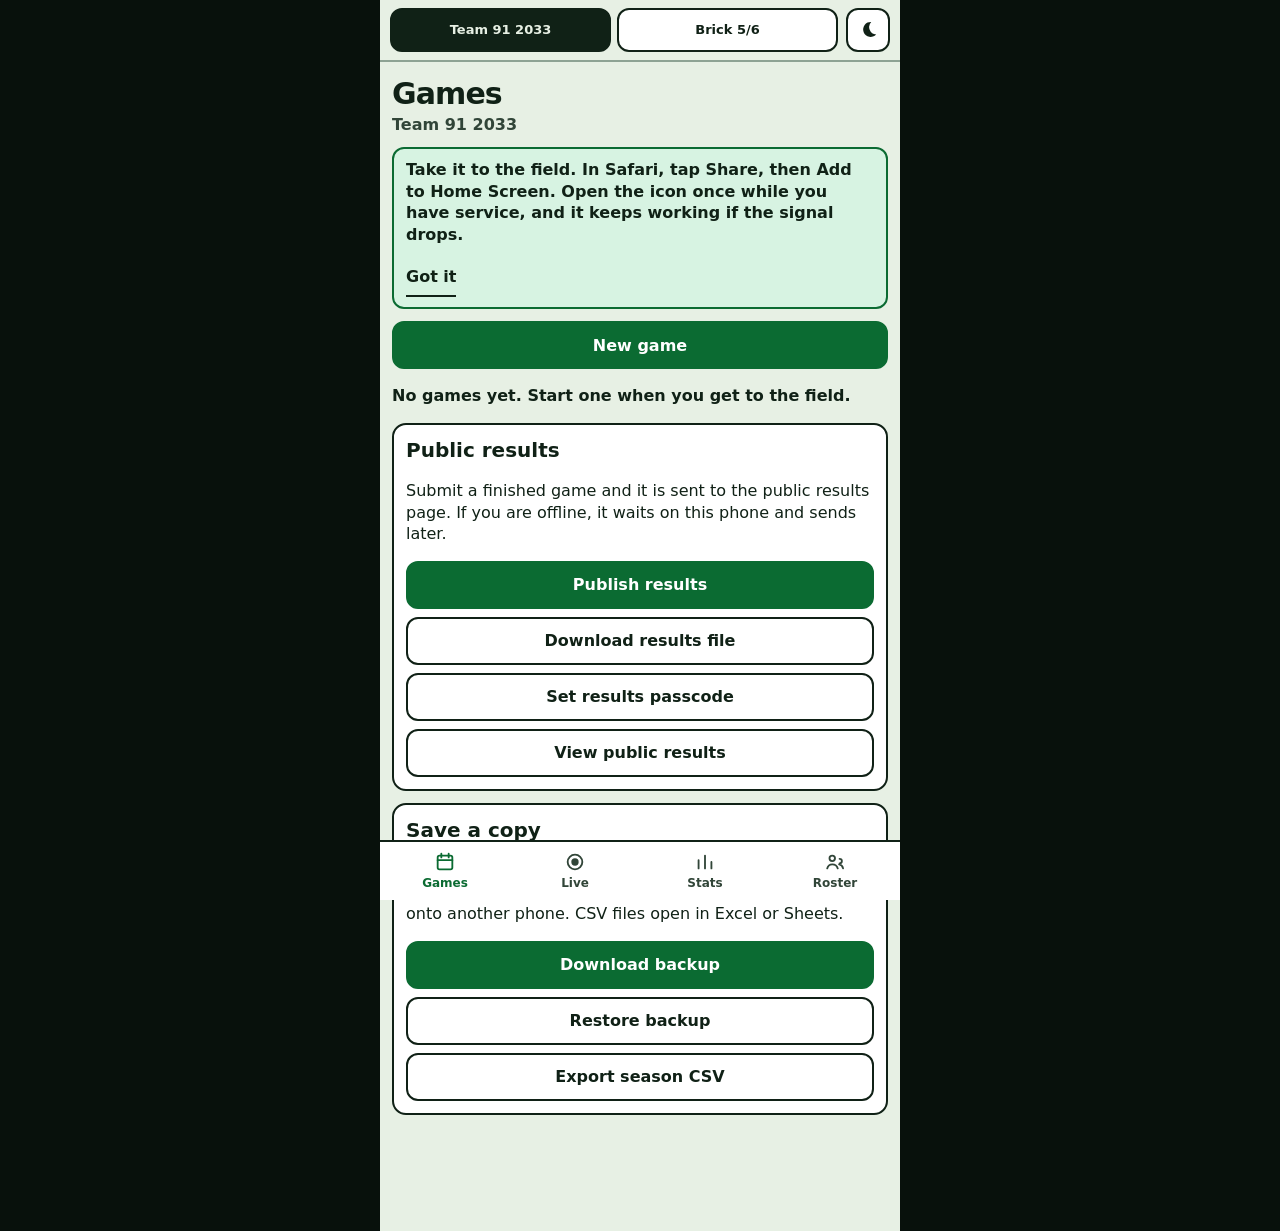
<file: index.html>
<!DOCTYPE html>
<html lang="en">
<head>
  <meta charset="utf-8">
  <meta name="viewport" content="width=device-width, initial-scale=1, viewport-fit=cover">
  <title>Lacrosse Stats</title>
  <meta name="description" content="Live youth lacrosse stat tracker for the sideline. Works offline on your phone.">
  <meta name="theme-color" content="#e7f0e4">
  <meta name="color-scheme" content="light dark">
  <meta name="apple-mobile-web-app-capable" content="yes">
  <meta name="mobile-web-app-capable" content="yes">
  <meta name="apple-mobile-web-app-status-bar-style" content="black">
  <meta name="apple-mobile-web-app-title" content="Lax Stats">
  <link rel="manifest" href="manifest.json">
  <link rel="icon" href="icons/icon-192.png" type="image/png">
  <link rel="apple-touch-icon" href="icons/apple-touch-icon.png">
  <link rel="stylesheet" href="css/styles.css">
  <script>
    (function () {
      try {
        var raw = localStorage.getItem("laxstats.v1");
        var theme = raw ? JSON.parse(raw).theme : null;
        var dark = theme === "dark" || (!theme && window.matchMedia("(prefers-color-scheme: dark)").matches);
        document.documentElement.setAttribute("data-theme", dark ? "dark" : "light");
        var meta = document.querySelector('meta[name="theme-color"]');
        if (meta) meta.setAttribute("content", dark ? "#0c1410" : "#e7f0e4");
      } catch (e) {}
    })();
  </script>
</head>
<body>
  <div id="app" class="app"></div>
  <script type="module" src="js/app.js"></script>
</body>
</html>
</file>
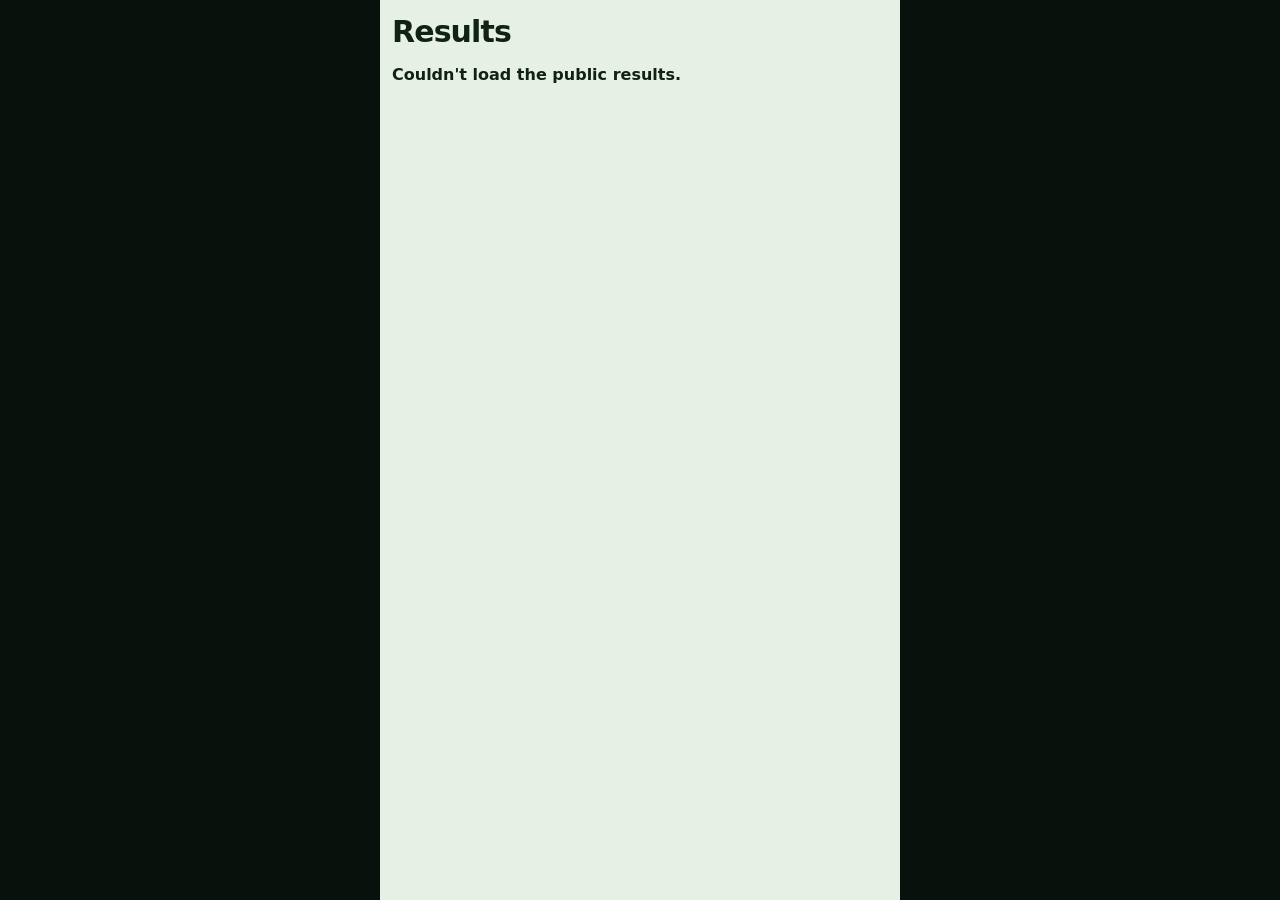
<file: results.html>
<!DOCTYPE html>
<html lang="en">
<head>
  <meta charset="utf-8">
  <meta name="viewport" content="width=device-width, initial-scale=1, viewport-fit=cover">
  <title>Lacrosse Results</title>
  <meta name="description" content="Public game results for Team 91 2033 and Brick 5/6.">
  <meta name="theme-color" content="#e7f0e4">
  <meta name="color-scheme" content="light dark">
  <meta name="apple-mobile-web-app-capable" content="yes">
  <meta name="mobile-web-app-capable" content="yes">
  <link rel="icon" href="icons/icon-192.png" type="image/png">
  <link rel="apple-touch-icon" href="icons/apple-touch-icon.png">
  <link rel="stylesheet" href="css/styles.css">
  <script>
    (function () {
      try {
        var theme = localStorage.getItem("laxstats.resultsTheme");
        var dark = theme === "dark" || (!theme && window.matchMedia("(prefers-color-scheme: dark)").matches);
        document.documentElement.setAttribute("data-theme", dark ? "dark" : "light");
        var meta = document.querySelector('meta[name="theme-color"]');
        if (meta) meta.setAttribute("content", dark ? "#0c1410" : "#e7f0e4");
      } catch (e) {}
    })();
  </script>
</head>
<body>
  <div id="app" class="app"></div>
  <script type="module" src="js/results.js"></script>
</body>
</html>
</file>
<file: css/styles.css>
:root {
  --bg: #e7f0e4;
  --surface: #ffffff;
  --ink: #102116;
  --muted: #314538;
  --line: #8ea394;
  --green: #0b6b32;
  --green-ink: #ffffff;
  --green-soft: #d7f3e2;
  --opp: #9f1515;
  --opp-ink: #ffffff;
  --warn: #6d3d00;
  --warn-bg: #ffe8c2;
  --nav: #ffffff;
  --field: #f4faf6;
  --zebra: #f3f7f2;
  --shadow: 0 16px 40px rgba(0, 0, 0, 0.28);
  color-scheme: light;
}

[data-theme="dark"] {
  --bg: #0c1410;
  --surface: #17211b;
  --ink: #f3faf5;
  --muted: #c6d5cb;
  --line: #3d5246;
  --green: #3ddc84;
  --green-ink: #052413;
  --green-soft: #143524;
  --opp: #ff6d6d;
  --opp-ink: #2c0707;
  --warn: #ffd18a;
  --warn-bg: #3d2c12;
  --nav: #101915;
  --field: #121c17;
  --zebra: #121c17;
  --shadow: 0 16px 40px rgba(0, 0, 0, 0.45);
  color-scheme: dark;
}

* { box-sizing: border-box; }
html { height: 100%; -webkit-text-size-adjust: 100%; }
body {
  margin: 0;
  min-height: 100%;
  background: #08110c;
  color: var(--ink);
  font-family: system-ui, -apple-system, "Segoe UI", Roboto, Helvetica, Arial, sans-serif;
  font-size: 16px;
  line-height: 1.35;
}
body.sheet-open { overflow: hidden; }
button, input, select { font: inherit; }
button {
  cursor: pointer;
  touch-action: manipulation;
  -webkit-tap-highlight-color: transparent;
}
button:disabled { cursor: default; }
:focus-visible { outline: 3px solid var(--green); outline-offset: 2px; }
h1, h2, p { overflow-wrap: anywhere; }

.app {
  width: min(520px, 100%);
  margin: 0 auto;
  min-height: 100dvh;
  background: var(--bg);
  color: var(--ink);
}
.app.is-live {
  height: 100dvh;
  min-height: 100dvh;
  display: flex;
  flex-direction: column;
  overflow: hidden;
}

.topbar {
  position: sticky;
  top: 0;
  z-index: 15;
  display: flex;
  gap: 8px;
  align-items: stretch;
  padding: calc(8px + env(safe-area-inset-top)) 10px 8px;
  background: var(--bg);
  border-bottom: 2px solid var(--line);
}
.teams { display: grid; grid-template-columns: 1fr 1fr; gap: 6px; flex: 1; }
.team, .icon-btn, .secondary, .primary, .danger-btn, .stat, .player, .quarters button, .undo, .box-jump, .segment button, .ha button, .pim-grid button, .roster-actions button, .event-actions button {
  border: 2px solid var(--ink);
  background: var(--surface);
  color: var(--ink);
}
.team {
  min-height: 44px;
  border-radius: 12px;
  font-weight: 800;
  font-size: 13px;
  line-height: 1.15;
  padding: 6px;
}
.team.is-on { background: var(--ink); color: var(--bg); }
.icon-btn {
  width: 44px;
  min-width: 44px;
  min-height: 44px;
  border-radius: 12px;
  display: grid;
  place-items: center;
}
.icon-btn svg, .nav svg { width: 22px; height: 22px; display: block; }

.main { padding-bottom: calc(96px + env(safe-area-inset-bottom)); }
.app.is-live .main {
  flex: 1;
  min-height: 0;
  padding-bottom: 0;
  display: flex;
  overflow: hidden;
}
.view { padding: 14px 12px 8px; }
h1 { font-size: 30px; line-height: 1.05; margin: 2px 0 4px; letter-spacing: -0.03em; }
h2 { font-size: 20px; margin: 0; }
.lede { margin: 0 0 12px; color: var(--muted); font-weight: 700; }
.empty-copy { font-weight: 700; }
.empty-copy.pad { padding: 0 12px; margin: 4px 0; }
.fine, .legend { color: var(--ink); font-size: 14px; font-weight: 650; }
.legend { margin: 8px 0 16px; }
.swipe-hint { margin: 8px 0 0; font-size: 13px; font-weight: 800; color: var(--muted); }
.pad { padding: 0 12px; }

.primary, .secondary, .danger-btn {
  border-radius: 12px;
  min-height: 48px;
  font-weight: 800;
  padding: 10px 12px;
}
.primary { background: var(--green); color: var(--green-ink); border-color: var(--green); }
.danger-btn { background: var(--opp); color: var(--opp-ink); border-color: var(--opp); }
.block { display: block; width: 100%; }
.stack { display: flex; flex-direction: column; gap: 8px; }
.text-danger {
  display: block;
  width: 100%;
  margin-top: 8px;
  min-height: 44px;
  background: none;
  border: 0;
  color: var(--opp);
  font-weight: 800;
}
.back {
  min-height: 44px;
  padding: 0 2px;
  margin-bottom: 4px;
  background: none;
  border: 0;
  color: var(--ink);
  font-weight: 800;
  border-bottom: 2px solid var(--ink);
}

.banner, .warn, .warn-banner {
  background: var(--warn-bg);
  color: var(--warn);
  border: 2px solid var(--warn);
  border-radius: 12px;
  padding: 10px 12px;
  font-weight: 750;
}
.banner { background: var(--green-soft); color: var(--ink); border-color: var(--green); margin-bottom: 12px; }
.banner p, .warn-banner p, .warn { margin: 0 0 6px; }
.banner p:last-child, .warn-banner p:last-child { margin-bottom: 0; }
.banner button {
  min-height: 40px;
  margin-top: 6px;
  background: none;
  border: 0;
  color: var(--ink);
  font-weight: 800;
  border-bottom: 2px solid var(--ink);
  padding: 0;
}
.warn { margin: 0 0 8px; }
.warn[hidden] { display: none; }

.card, .panel {
  background: var(--surface);
  border: 2px solid var(--ink);
  border-radius: 14px;
  padding: 12px;
  margin: 12px 0;
}
.card-top { display: flex; justify-content: space-between; gap: 8px; align-items: flex-start; }
.card-date, .card-loc { margin: 0; color: var(--muted); font-weight: 700; font-size: 14px; }
.card h2 { margin: 2px 0; font-size: 24px; letter-spacing: -0.03em; }
.card-score {
  margin: 0;
  font-size: 28px;
  font-weight: 800;
  font-variant-numeric: tabular-nums;
  white-space: nowrap;
}
.card-actions { display: grid; grid-template-columns: 1fr 1fr; gap: 8px; margin-top: 12px; }
.card-actions .wide { grid-column: 1 / -1; }
button.card { display: block; width: 100%; text-align: left; color: inherit; }
.result-side { text-align: right; }
.result-mark { margin: 4px 0 0; font-size: 22px; font-weight: 800; line-height: 1; }
.result-mark.W { color: var(--green); }
.result-mark.L { color: var(--opp); }
.publish-bar { padding: 4px 10px 0; }
.publish-bar .fine { margin: 6px 0 0; color: var(--muted); font-size: 13px; }
a.secondary { display: flex; align-items: center; justify-content: center; text-align: center; text-decoration: none; }
.section-title { font-size: 18px; margin: 16px 0 8px; }
.panel h3 { margin: 0 0 4px; font-size: 16px; }

.roster { list-style: none; padding: 0; margin: 12px 0; display: flex; flex-direction: column; gap: 8px; }
.roster-row {
  display: grid;
  grid-template-columns: 52px 1fr auto;
  gap: 8px;
  align-items: center;
  background: var(--surface);
  border: 2px solid var(--ink);
  border-radius: 12px;
  padding: 8px;
}
.jersey { font-size: 22px; font-weight: 800; text-align: center; font-variant-numeric: tabular-nums; }
.pname { margin: 0; font-weight: 800; }
.pmeta, .warn-inline { margin: 2px 0 0; font-size: 13px; font-weight: 700; }
.pmeta { color: var(--muted); }
.warn-inline { color: var(--warn); }
.roster-actions { display: flex; flex-direction: column; gap: 4px; }
.roster-actions button { min-height: 44px; min-width: 76px; border-radius: 8px; font-weight: 800; font-size: 14px; padding: 6px 8px; }

.nav {
  position: fixed;
  left: 50%;
  transform: translateX(-50%);
  bottom: 0;
  width: min(520px, 100%);
  z-index: 20;
  display: grid;
  grid-template-columns: repeat(4, 1fr);
  background: var(--nav);
  border-top: 2px solid var(--ink);
  padding-bottom: env(safe-area-inset-bottom);
}
.nav button {
  min-height: 58px;
  display: flex;
  flex-direction: column;
  align-items: center;
  justify-content: center;
  gap: 2px;
  font-size: 12px;
  font-weight: 800;
  color: var(--muted);
  background: none;
  border: 0;
}
.nav button[aria-current="page"] { color: var(--green); }

.live { flex: 1; min-height: 0; display: flex; flex-direction: column; width: 100%; }
.scoreboard {
  display: grid;
  grid-template-columns: 1fr auto 1fr;
  align-items: center;
  margin: 8px 10px 0;
  padding: 4px 8px 6px;
  background: var(--surface);
  border: 2px solid var(--ink);
  border-radius: 14px;
}
.score-num { font-size: 42px; font-weight: 800; line-height: 0.9; text-align: center; font-variant-numeric: tabular-nums; letter-spacing: -0.04em; }
.score-label { text-align: center; font-size: 12px; font-weight: 800; letter-spacing: 0.08em; text-transform: uppercase; }
.score-mid { text-align: center; min-width: 88px; padding: 0 4px; }
.score-q { font-size: 20px; font-weight: 800; }
.score-vs { font-size: 13px; font-weight: 750; }
.scoreboard.flash-us { animation: flash-us 0.45s ease; }
.scoreboard.flash-them { animation: flash-them 0.45s ease; }
@keyframes flash-us { from { box-shadow: inset 0 0 0 4px var(--green); } to { box-shadow: inset 0 0 0 0 transparent; } }
@keyframes flash-them { from { box-shadow: inset 0 0 0 4px var(--opp); } to { box-shadow: inset 0 0 0 0 transparent; } }

.qrow { display: flex; gap: 6px; align-items: center; padding: 6px 10px 0; }
.quarters { display: grid; grid-template-columns: repeat(5, minmax(0, 1fr)); gap: 4px; flex: 1; }
.quarters button, .undo, .box-jump {
  min-height: 44px;
  border-radius: 10px;
  font-weight: 800;
  padding: 0 6px;
}
.quarters button.is-on, .ha button.is-on, .pim-grid button.is-on, .segment button[aria-pressed="true"] {
  background: var(--ink);
  color: var(--bg);
}
.undo:disabled { opacity: 0.38; }
.status { display: flex; align-items: center; justify-content: space-between; gap: 8px; padding: 6px 12px 0; min-height: 34px; }
.status p { margin: 0; font-weight: 750; font-size: 14px; }
.status button { min-height: 36px; border: 2px solid var(--ink); border-radius: 8px; padding: 4px 8px; font-weight: 800; background: var(--surface); }

.player-grid {
  flex: 0 0 146px;
  height: 146px;
  min-height: 146px;
  overflow: auto;
  display: grid;
  grid-template-columns: repeat(4, minmax(0, 1fr));
  gap: 6px;
  padding: 8px 10px;
  align-content: start;
  overscroll-behavior: contain;
}
.player {
  min-height: 62px;
  border-radius: 10px;
  padding: 3px;
  display: flex;
  flex-direction: column;
  align-items: center;
  justify-content: center;
}
.player .num { font-size: 18px; font-weight: 800; line-height: 1; font-variant-numeric: tabular-nums; }
.player .nm {
  font-size: 11px;
  font-weight: 750;
  line-height: 1.15;
  text-align: center;
  max-width: 100%;
  overflow: hidden;
  display: -webkit-box;
  -webkit-line-clamp: 2;
  -webkit-box-orient: vertical;
}
.player.is-on { background: var(--green); color: var(--green-ink); border-color: var(--green); }

.stat-pad {
  flex: 1 1 auto;
  min-height: 0;
  display: grid;
  grid-template-columns: repeat(4, minmax(0, 1fr));
  grid-auto-rows: minmax(48px, 1fr);
  gap: 6px;
  padding: 0 10px 6px;
}
.stat {
  min-height: 52px;
  border-radius: 10px;
  display: flex;
  flex-direction: column;
  align-items: center;
  justify-content: center;
  padding: 2px;
  line-height: 1.05;
}
.stat-name { font-size: 15px; font-weight: 800; }
.stat-sub { font-size: 10px; font-weight: 700; }
.stat-goal { background: var(--green); color: var(--green-ink); border-color: var(--green); min-height: 48px; }
.stat-goal .stat-name { font-size: 20px; }
.stat-opp { background: var(--opp); color: var(--opp-ink); border-color: var(--opp); }
.stat.is-armed { background: var(--ink); color: var(--bg); border-color: var(--ink); }
.span-2 { grid-column: span 2; }
.span-3 { grid-column: span 3; }

.feed { padding: 0 10px; }
.feed-head { display: flex; justify-content: space-between; align-items: center; min-height: 28px; }
.feed-head h2 { font-size: 13px; margin: 0; letter-spacing: 0.06em; text-transform: uppercase; }
.feed-head button, .feed-empty { font-size: 14px; font-weight: 800; }
.feed-head button { background: none; border: 0; color: var(--ink); border-bottom: 2px solid var(--ink); padding: 0; min-height: 32px; }
.feed-empty { margin: 0 0 4px; color: var(--muted); }
.feed-list { list-style: none; margin: 0; padding: 0; }
.event { display: flex; justify-content: space-between; gap: 6px; align-items: center; padding: 4px 0; border-top: 1px solid var(--line); }
.event-main { display: flex; flex-direction: column; min-width: 0; }
.event-k, .event-who { font-size: 14px; }
.event-k { font-weight: 800; }
.event-actions { display: flex; gap: 4px; flex: none; }
.event-actions button { min-height: 44px; min-width: 58px; border-radius: 8px; font-weight: 800; font-size: 13px; padding: 4px 6px; }
.nav-spacer { height: calc(62px + env(safe-area-inset-bottom)); flex: none; }

.metrics { display: grid; grid-template-columns: repeat(4, minmax(0, 1fr)); gap: 8px; margin: 12px 0; }
.metric { background: var(--surface); border: 2px solid var(--ink); border-radius: 12px; padding: 8px 4px; text-align: center; }
.metric b { display: block; font-size: 20px; line-height: 1.1; font-variant-numeric: tabular-nums; }
.metric span { display: block; margin-top: 2px; font-size: 10px; font-weight: 800; letter-spacing: 0.03em; text-transform: uppercase; color: var(--muted); }

.segment { display: grid; grid-template-columns: repeat(3, 1fr); gap: 6px; margin: 8px 0 12px; }
.segment.slim { grid-template-columns: 1fr 1fr; }
.segment button { min-height: 44px; border-radius: 10px; font-weight: 800; }

.table-wrap { overflow-x: auto; margin: 8px 0 12px; border: 2px solid var(--ink); border-radius: 12px; background: var(--surface); -webkit-overflow-scrolling: touch; }
table { border-collapse: separate; border-spacing: 0; }
.table-wrap table { width: max-content; min-width: 100%; }
th, td { padding: 10px 8px; text-align: center; border-bottom: 1px solid var(--line); font-variant-numeric: tabular-nums; font-size: 15px; background: var(--surface); }
.name-col {
  position: sticky;
  left: 0;
  text-align: left;
  background: var(--surface);
  z-index: 1;
  min-width: 132px;
  max-width: 180px;
  box-shadow: 2px 0 0 var(--line);
  white-space: normal;
}
thead th { font-size: 12px; letter-spacing: 0.04em; }
.name-col button { background: none; border: 0; color: var(--ink); font-weight: 800; text-align: left; padding: 0; min-height: 44px; }
tbody tr:nth-child(even) td, tbody tr:nth-child(even) .name-col { background: var(--zebra); }
[data-testid="totals-row"] th, [data-testid="totals-row"] td { font-weight: 800; background: var(--green-soft); }
.qscore { width: 100%; border-collapse: collapse; background: var(--surface); border: 2px solid var(--ink); border-radius: 12px; overflow: hidden; }
.qscore th, .qscore td { border-bottom: 1px solid var(--line); }
.qscore tr:last-child th, .qscore tr:last-child td { border-bottom: 0; }

.leaders { list-style: none; padding: 0; margin: 0; }
.leaders li { display: grid; grid-template-columns: 28px 1fr auto; gap: 8px; align-items: center; padding: 8px 0; border-top: 1px solid var(--line); font-weight: 750; }
.rank, .val { font-weight: 800; font-variant-numeric: tabular-nums; }
.panel h2 { margin-bottom: 4px; }

.overlay {
  position: fixed;
  inset: 0;
  background: rgba(0, 0, 0, 0.55);
  z-index: 40;
  display: flex;
  align-items: flex-end;
  justify-content: center;
}
.sheet {
  width: min(520px, 100%);
  max-height: min(88dvh, 760px);
  overflow: auto;
  background: var(--surface);
  color: var(--ink);
  border-radius: 18px 18px 0 0;
  padding: 8px 12px calc(16px + env(safe-area-inset-bottom));
  box-shadow: var(--shadow);
}
.sheet h2 { font-size: 22px; margin: 6px 0 8px; }
.sheet-actions { display: grid; grid-template-columns: 1fr 1fr; gap: 8px; margin-top: 12px; }
.field { display: flex; flex-direction: column; gap: 4px; margin: 8px 0; font-weight: 800; }
.field em { font-style: normal; font-weight: 650; color: var(--muted); }
input, select {
  width: 100%;
  min-height: 48px;
  border: 2px solid var(--ink);
  border-radius: 10px;
  padding: 10px 12px;
  background: var(--field);
  color: var(--ink);
}
.ha { border: 0; margin: 8px 0; padding: 0; display: grid; grid-template-columns: 1fr 1fr; gap: 8px; }
.ha legend { font-weight: 800; padding: 0; margin-bottom: 6px; }
.ha button { min-height: 48px; border-radius: 12px; font-weight: 800; }
.assist-list { display: grid; grid-template-columns: 1fr 1fr; gap: 8px; max-height: 48dvh; overflow: auto; }
.assist-list button {
  min-height: 56px;
  border: 2px solid var(--ink);
  border-radius: 12px;
  background: var(--surface);
  color: var(--ink);
  text-align: left;
  padding: 8px;
  display: flex;
  flex-direction: column;
  font-weight: 800;
}
.assist-list b { font-size: 18px; }
.skip { width: 100%; margin-top: 8px; }
.pim-grid, .edit-stats { display: grid; gap: 8px; }
.pim-grid { grid-template-columns: repeat(3, 1fr); }
.edit-stats { grid-template-columns: repeat(3, minmax(0, 1fr)); margin-bottom: 8px; }
.pim-grid button { min-height: 52px; border-radius: 12px; font-weight: 800; font-size: 18px; }
.pim-custom { display: grid; grid-template-columns: 1fr auto; gap: 8px; align-items: end; }
.pim-custom .primary { min-width: 88px; }
.edit-quarters { margin: 8px 0; }

.toast {
  position: fixed;
  left: 50%;
  transform: translateX(-50%);
  bottom: calc(78px + env(safe-area-inset-bottom));
  z-index: 50;
  width: min(440px, calc(100% - 24px));
  background: var(--ink);
  color: var(--bg);
  padding: 12px 14px;
  border-radius: 12px;
  font-weight: 750;
}
.sr-only {
  position: absolute;
  width: 1px;
  height: 1px;
  padding: 0;
  margin: -1px;
  overflow: hidden;
  clip: rect(0, 0, 0, 0);
  border: 0;
}

@media (max-width: 359px) {
  .player-grid, .stat-pad { grid-template-columns: repeat(3, minmax(0, 1fr)); }
  .span-2, .span-3 { grid-column: auto; }
  .metrics { grid-template-columns: repeat(2, minmax(0, 1fr)); }
}
@media (max-height: 740px) {
  .score-num { font-size: 34px; }
  .player { min-height: 54px; }
  .player-grid { flex-basis: 118px; height: 118px; min-height: 118px; }
  .stat, .stat-goal { min-height: 44px; }
  .stat-goal .stat-name { font-size: 17px; }
  .feed { max-height: 92px; overflow: auto; }
}
@media (prefers-reduced-motion: reduce) {
  *, *::before, *::after { animation: none !important; transition: none !important; }
}
</file>
